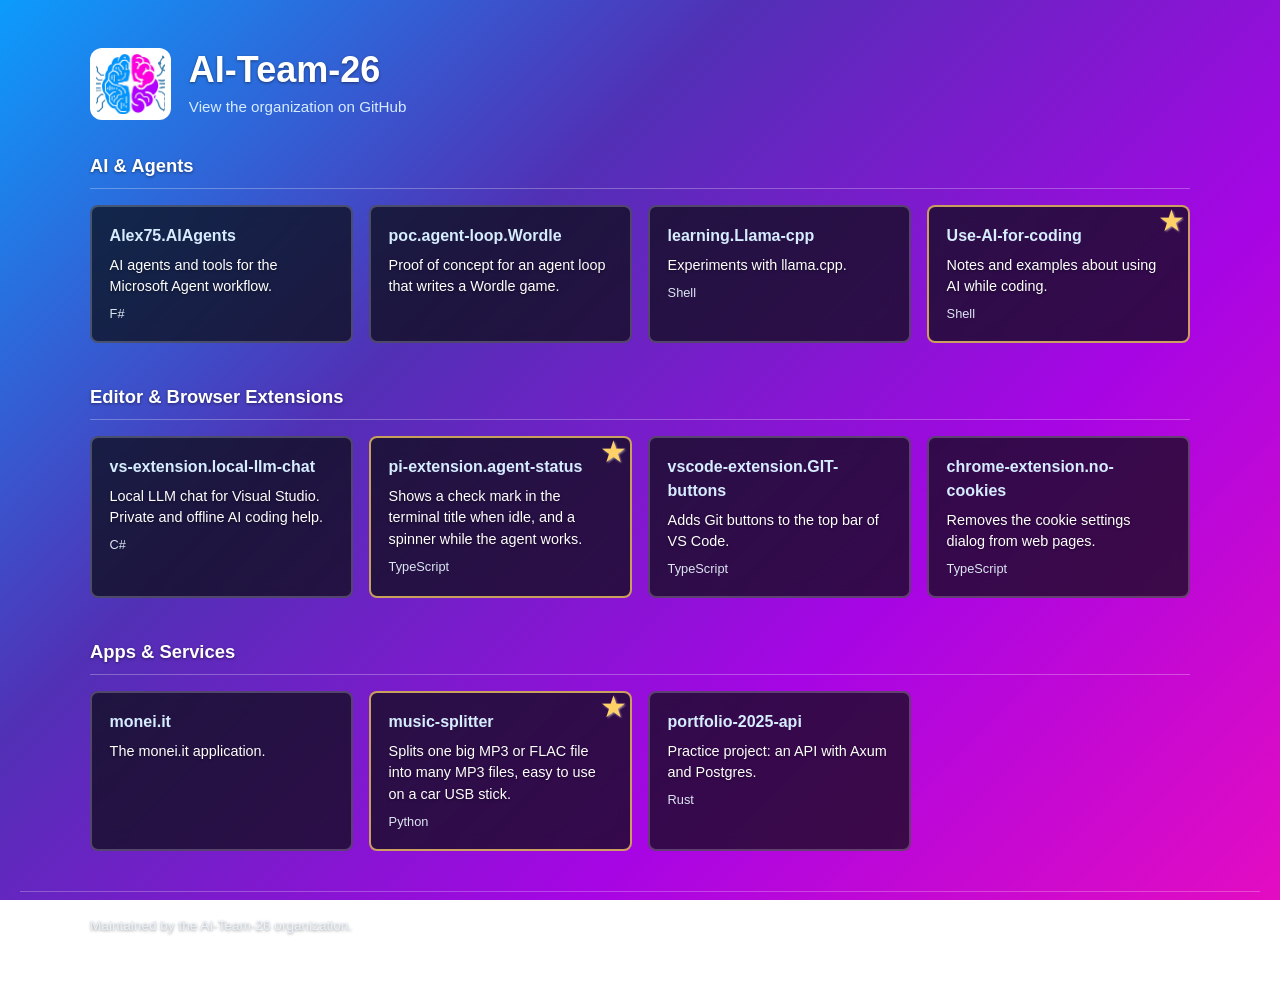
<file: index.html>
<!DOCTYPE html>
<html lang="en">
<head>
    <meta charset="UTF-8">
    <meta name="viewport" content="width=device-width, initial-scale=1.0">
    <title>AI-Team-26 · Public repositories</title>
    <meta name="description" content="Landing page with the public repositories of the AI-Team-26 organization.">
    <link rel="icon" href="images/logo.png">
    <link rel="stylesheet" href="style.css">
</head>
<body>
    <div class="wrap">
        <header class="site-header">
            <img class="logo" src="images/logo.png" height="80" alt="AI-Team-26 logo">
            <div>
                <h1>AI-Team-26</h1>
                <a class="org-link" href="https://github.com/AI-Team-26">View the organization on GitHub</a>
            </div>
        </header>
    </div>

    <main class="wrap">
        <section>
            <h2>AI &amp; Agents</h2>
            <div class="grid">
                <article class="card">
                    <h3><a href="https://github.com/AI-Team-26/Alex75.AIAgents">Alex75.AIAgents</a></h3>
                    <p class="card-desc">AI agents and tools for the Microsoft Agent workflow.</p>
                    <p class="card-note">F#</p>
                </article>

                <article class="card">
                    <h3><a href="https://github.com/AI-Team-26/poc.agent-loop.Wordle">poc.agent-loop.Wordle</a></h3>
                    <p class="card-desc">Proof of concept for an agent loop that writes a Wordle game.</p>
                </article>

                <article class="card">
                    <h3><a href="https://github.com/AI-Team-26/learning.Llama-cpp">learning.Llama-cpp</a></h3>
                    <p class="card-desc">Experiments with llama.cpp.</p>
                    <p class="card-note">Shell</p>
                </article>

                <article class="card starred">
                    <span class="star" title="Featured">★</span>
                    <h3><a href="https://github.com/AI-Team-26/Use-AI-for-coding">Use-AI-for-coding</a></h3>
                    <p class="card-desc">Notes and examples about using AI while coding.</p>
                    <p class="card-note">Shell</p>
                </article>
            </div>
        </section>

        <section>
            <h2>Editor &amp; Browser Extensions</h2>
            <div class="grid">
                <article class="card">
                    <h3><a href="https://github.com/AI-Team-26/vs-extension.local-llm-chat">vs-extension.local-llm-chat</a></h3>
                    <p class="card-desc">Local LLM chat for Visual Studio. Private and offline AI coding help.</p>
                    <p class="card-note">C#</p>
                </article>

                <article class="card starred">
                    <span class="star" title="Featured">★</span>
                    <h3><a href="https://github.com/AI-Team-26/pi-extension.agent-status">pi-extension.agent-status</a></h3>
                    <p class="card-desc">Shows a check mark in the terminal title when idle, and a spinner while the agent works.</p>
                    <p class="card-note">TypeScript</p>
                </article>

                <article class="card">
                    <h3><a href="https://github.com/AI-Team-26/vscode-extension.GIT-buttons">vscode-extension.GIT-buttons</a></h3>
                    <p class="card-desc">Adds Git buttons to the top bar of VS Code.</p>
                    <p class="card-note">TypeScript</p>
                </article>

                <article class="card">
                    <h3><a href="https://github.com/AI-Team-26/chrome-extension.no-cookies">chrome-extension.no-cookies</a></h3>
                    <p class="card-desc">Removes the cookie settings dialog from web pages.</p>
                    <p class="card-note">TypeScript</p>
                </article>
            </div>
        </section>

        <section>
            <h2>Apps &amp; Services</h2>
            <div class="grid">
                <article class="card">
                    <h3><a href="https://github.com/AI-Team-26/monei.it">monei.it</a></h3>
                    <p class="card-desc">The monei.it application.</p>
                </article>

                <article class="card starred">
                    <span class="star" title="Featured">★</span>
                    <h3><a href="https://github.com/AI-Team-26/music-splitter">music-splitter</a></h3>
                    <p class="card-desc">Splits one big MP3 or FLAC file into many MP3 files, easy to use on a car USB stick.</p>
                    <p class="card-note">Python</p>
                </article>

                <article class="card">
                    <h3><a href="https://github.com/AI-Team-26/portfolio-2025-api">portfolio-2025-api</a></h3>
                    <p class="card-desc">Practice project: an API with Axum and Postgres.</p>
                    <p class="card-note">Rust</p>
                </article>
            </div>
        </section>
    </main>

    <footer class="site-footer">
        <div class="wrap">Maintained by the AI-Team-26 organization.</div>
    </footer>
</body>
</html>
</file>
<file: style.css>
:root {
    --bg: #0b0d14;
    --surface: #161b22;
    --border: #30363d;
    --text: #e6edf3;
    --text-muted: #9198a1;
    --blue: #0c9cfc;
    --violet: #a705e4;
    --magenta: #e30cc1;
    --max-width: 1100px;
}

* {
    box-sizing: border-box;
}

body {
    margin: 0;
    padding: 0 1.25rem;
    background: linear-gradient(135deg, #0c9cfc 0%, #5130b5 34%, #a705e4 68%, #e30cc1 100%);
    background-attachment: fixed;
    color: var(--text);
    font-family: -apple-system, BlinkMacSystemFont, "Segoe UI", Roboto, Helvetica, Arial, sans-serif;
    line-height: 1.5;
    min-height: 100vh;
}

a {
    color: #d6ecff;
    text-decoration: none;
}

a:hover {
    text-decoration: underline;
}

.wrap {
    max-width: var(--max-width);
    margin: 0 auto;
}

.site-header {
    display: flex;
    align-items: center;
    gap: 1.1rem;
    padding: 3rem 0 2rem;
}

.logo {
    height: 72px;
    width: auto;
    padding: 6px;
    background: #fff;
    border-radius: 12px;
    flex-shrink: 0;
}

h1,
h2,
.site-footer,
.card-desc {
    text-shadow: 0 1px 3px rgba(0, 0, 0, 0.45);
}

h1 {
    margin: 0;
    font-size: 2.25rem;
    line-height: 1.15;
    color: #fff;
}

.org-link {
    display: inline-block;
    margin-top: 0.35rem;
    font-size: 0.95rem;
}

section {
    padding-bottom: 2.5rem;
}

section h2 {
    margin: 0 0 1rem;
    padding-bottom: 0.5rem;
    border-bottom: 1px solid rgba(255, 255, 255, 0.28);
    font-size: 1.15rem;
    font-weight: 600;
    color: #fff;
}

.grid {
    display: grid;
    grid-template-columns: repeat(auto-fill, minmax(260px, 1fr));
    gap: 1rem;
}

.card {
    display: flex;
    flex-direction: column;
    gap: 0.4rem;
    padding: 1.1rem;
    background: rgba(10, 12, 18, 0.72);
    border: 2px solid rgba(255, 255, 255, 0.22);
    border-radius: 8px;
    backdrop-filter: blur(10px);
}

.card:hover {
    border-color: #ffffffb7;
}

.card.starred {
    position: relative;
    border-color: rgba(255, 209, 102, 0.75);
}

.card.starred:hover {
    border-color: #ffd166;
}

.card.starred h3 {
    padding-right: 1.4rem;
}

.card .star {
    position: absolute;
    top: -0.1rem;
    right: 0.2rem;
    color: #ffd166;
    font-size: 1.9rem;
    line-height: 1;
    text-shadow: #fff9e593 1px 1px 2px;
}

.card-image {
    width: 100%;
    height: 120px;
    object-fit: cover;
    border-radius: 6px;
}

.card h3 {
    margin: 0;
    font-size: 1rem;
    font-weight: 600;
    word-break: break-word;
}

.card-desc {
    margin: 0;
    color: #fff;
    font-size: 0.9rem;
}

.card-note {
    margin: 0;
    color: #dce6f2;
    font-size: 0.8rem;
}

.site-footer {
    padding: 1.5rem 0 3rem;
    border-top: 1px solid rgba(255, 255, 255, 0.25);
    color: #eaf2fb;
    font-size: 0.85rem;
}
</file>
